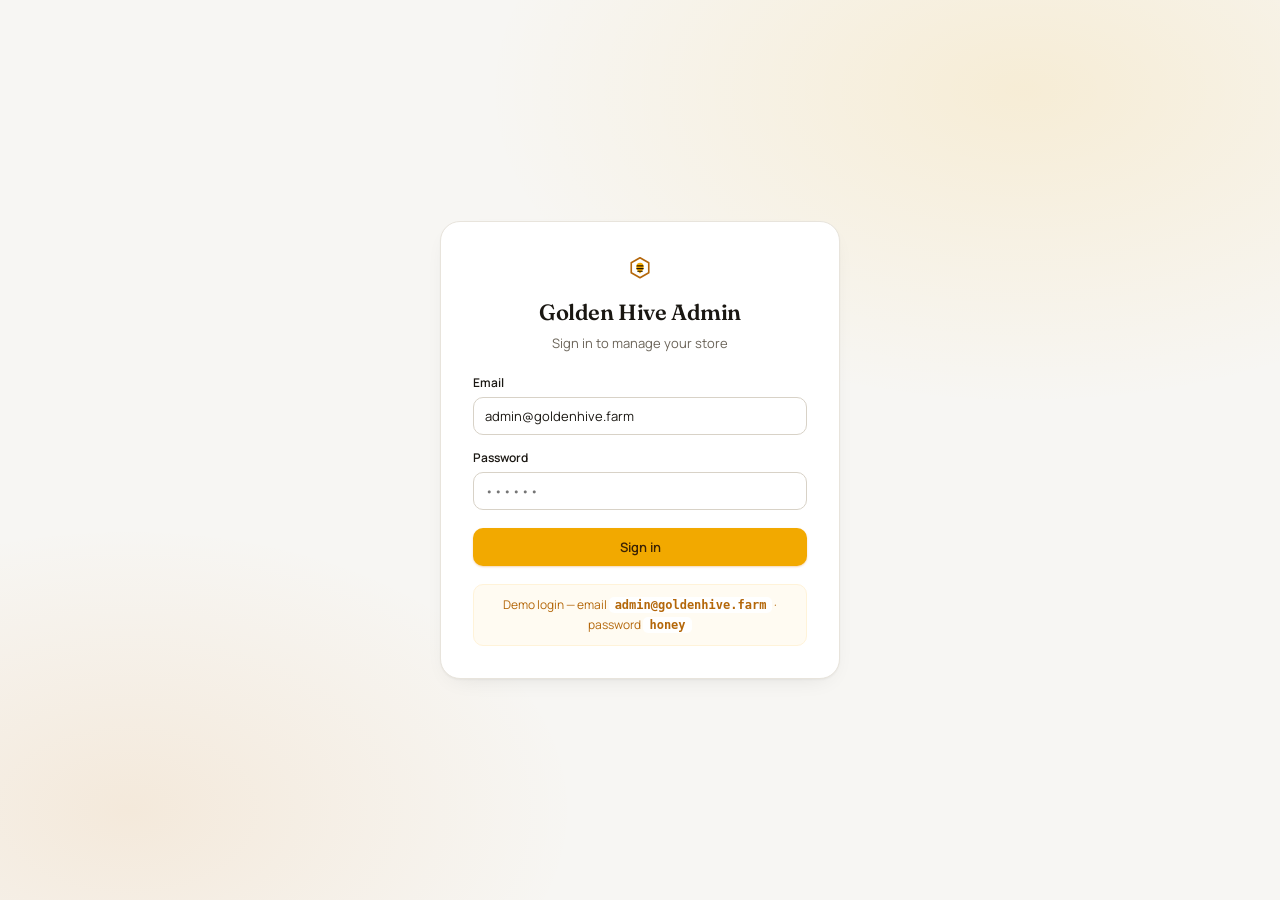
<file: admin-panel/index.html>
<!DOCTYPE html>
<html lang="en">
<head>
  <meta charset="UTF-8">
  <meta name="viewport" content="width=device-width, initial-scale=1.0">
  <meta name="robots" content="noindex, nofollow">
  <title>Golden Hive — Admin</title>
  <link rel="preconnect" href="https://fonts.googleapis.com">
  <link rel="preconnect" href="https://fonts.gstatic.com" crossorigin>
  <link href="https://fonts.googleapis.com/css2?family=Fraunces:opsz,wght@9..144,500;9..144,600;9..144,700&family=Manrope:wght@400;500;600;700;800&display=swap" rel="stylesheet">
  <link rel="stylesheet" href="css/admin.css">
  <link rel="icon" href="data:image/svg+xml,<svg xmlns='http://www.w3.org/2000/svg' viewBox='0 0 100 100'><text y='.9em' font-size='90'>🍯</text></svg>">
</head>
<body>
  <div id="root"></div>
  <div id="toasts"></div>

  <!-- load order matters: store → ui → views → app -->
  <script src="js/store.js"></script>
  <script src="js/ui.js"></script>
  <script src="js/views.js"></script>
  <script src="js/app.js"></script>
</body>
</html>
</file>
<file: admin-panel/css/admin.css>
/* ============================================================================
   Golden Hive Admin — styles (vanilla, no framework)
   ============================================================================ */
:root {
  --honey: #f2a900;
  --honey-dark: #d97706;
  --honey-deep: #b4670a;
  --honey-100: #fff3d9;
  --honey-50: #fffbf2;
  --cocoa: #3b2205;
  --ink: #1a1712;
  --muted: #6b6459;
  --subtle: #9a938a;
  --bg: #f7f6f3;
  --surface: #ffffff;
  --surface-2: #fbfaf8;
  --border: #e8e4dc;
  --border-strong: #d8d2c7;
  --danger: #dc2626;
  --success: #16a34a;
  --warning: #d97706;
  --info: #0284c7;
  --radius: 14px;
  --radius-sm: 10px;
  --shadow: 0 1px 2px rgba(16, 12, 4, 0.04), 0 8px 24px -12px rgba(16, 12, 4, 0.12);
  --shadow-lg: 0 12px 40px -12px rgba(16, 12, 4, 0.22);
  --sans: 'Manrope', -apple-system, 'Segoe UI', sans-serif;
  --display: 'Fraunces', Georgia, serif;
  --sidebar-w: 244px;
}

* { box-sizing: border-box; }
html, body { margin: 0; padding: 0; }
body {
  font-family: var(--sans);
  background: var(--bg);
  color: var(--ink);
  font-size: 14px;
  -webkit-font-smoothing: antialiased;
}
a { color: inherit; text-decoration: none; }
img { max-width: 100%; display: block; }
button { font-family: inherit; cursor: pointer; }
:focus-visible { outline: 2px solid var(--honey); outline-offset: 2px; border-radius: 4px; }

/* scrollbars */
::-webkit-scrollbar { width: 10px; height: 10px; }
::-webkit-scrollbar-thumb { background: var(--border-strong); border-radius: 999px; border: 3px solid transparent; background-clip: content-box; }

.display { font-family: var(--display); font-weight: 600; letter-spacing: -0.02em; }
.hidden { display: none !important; }
.muted { color: var(--muted); }
.subtle { color: var(--subtle); }
.mono { font-family: ui-monospace, 'SF Mono', Menlo, monospace; }
.right { text-align: right; }
.nowrap { white-space: nowrap; }

/* ------------------------------------------------------------- login */
.login-wrap {
  min-height: 100vh;
  display: grid;
  place-items: center;
  padding: 24px;
  background:
    radial-gradient(60% 50% at 80% 10%, rgba(242, 169, 0, 0.12), transparent 70%),
    radial-gradient(50% 45% at 10% 90%, rgba(217, 119, 6, 0.1), transparent 70%),
    var(--bg);
}
.login-card {
  width: 100%;
  max-width: 400px;
  background: var(--surface);
  border: 1px solid var(--border);
  border-radius: 20px;
  box-shadow: var(--shadow);
  padding: 32px;
  animation: pop 0.35s cubic-bezier(0.22, 0.8, 0.3, 1);
}
@keyframes pop { from { opacity: 0; transform: translateY(8px); } }
.login-brand { display: flex; flex-direction: column; align-items: center; text-align: center; gap: 6px; margin-bottom: 22px; }
.login-brand h1 { margin: 8px 0 0; font-size: 22px; }
.login-hint {
  margin-top: 18px; padding: 10px 12px; border-radius: var(--radius-sm);
  background: var(--honey-50); border: 1px solid var(--honey-100);
  font-size: 12px; color: var(--honey-deep); text-align: center; line-height: 1.6;
}
.login-hint code { background: #fff; padding: 1px 6px; border-radius: 5px; font-weight: 700; }

/* -------------------------------------------------------------- shell */
.app { display: flex; min-height: 100vh; }
.sidebar {
  position: fixed; inset: 0 auto 0 0; width: var(--sidebar-w);
  background: var(--surface); border-right: 1px solid var(--border);
  display: flex; flex-direction: column; z-index: 40;
  transition: transform 0.28s cubic-bezier(0.22, 0.8, 0.3, 1);
}
.sidebar-head { height: 60px; display: flex; align-items: center; gap: 10px; padding: 0 18px; border-bottom: 1px solid var(--border); }
.brand-lockup { display: flex; align-items: center; gap: 10px; }
.brand-lockup .name { font-family: var(--display); font-size: 16px; font-weight: 600; line-height: 1; }
.brand-lockup .sub { font-size: 9px; font-weight: 700; letter-spacing: 0.22em; text-transform: uppercase; color: var(--honey-deep); margin-top: 3px; }
.nav { flex: 1; overflow-y: auto; padding: 14px 12px; }
.nav-group { margin-bottom: 18px; }
.nav-group-label { font-size: 10px; font-weight: 700; letter-spacing: 0.14em; text-transform: uppercase; color: var(--subtle); padding: 0 10px 6px; }
.nav-link {
  display: flex; align-items: center; gap: 10px; padding: 9px 10px; border-radius: var(--radius-sm);
  font-size: 13px; font-weight: 500; color: var(--muted); position: relative; margin-bottom: 2px;
  transition: background 0.15s, color 0.15s;
}
.nav-link:hover { background: var(--surface-2); color: var(--ink); }
.nav-link.active { background: var(--honey-100); color: var(--cocoa); font-weight: 600; }
.nav-link.active::before { content: ''; position: absolute; left: 0; top: 7px; bottom: 7px; width: 3px; border-radius: 0 3px 3px 0; background: var(--honey); }
.nav-link svg { width: 17px; height: 17px; flex: none; }
.nav-link .count { margin-left: auto; font-size: 11px; font-weight: 700; background: var(--surface-2); border: 1px solid var(--border); padding: 0 6px; border-radius: 999px; color: var(--muted); }
.sidebar-foot { padding: 12px; border-top: 1px solid var(--border); }
.view-site { display: flex; align-items: center; gap: 8px; padding: 9px 10px; border-radius: var(--radius-sm); font-size: 12px; font-weight: 600; color: var(--muted); background: var(--surface-2); }
.view-site .dot { width: 7px; height: 7px; border-radius: 50%; background: var(--success); }

.main { flex: 1; min-width: 0; margin-left: var(--sidebar-w); display: flex; flex-direction: column; }
.topbar {
  position: sticky; top: 0; z-index: 30; height: 60px;
  display: flex; align-items: center; gap: 12px; padding: 0 22px;
  background: rgba(255, 255, 255, 0.82); backdrop-filter: blur(12px);
  border-bottom: 1px solid var(--border);
}
.topbar h2 { margin: 0; font-size: 16px; font-weight: 700; flex: 1; }
.burger { display: none; width: 38px; height: 38px; border: 1px solid var(--border); border-radius: var(--radius-sm); background: var(--surface); align-items: center; justify-content: center; }
.avatar { width: 32px; height: 32px; border-radius: 50%; background: var(--honey); color: var(--cocoa); display: grid; place-items: center; font-weight: 800; font-size: 12px; }
.content { padding: 22px; max-width: 1320px; width: 100%; margin: 0 auto; }

/* backdrop for mobile sidebar */
.backdrop { display: none; position: fixed; inset: 0; background: rgba(0, 0, 0, 0.3); z-index: 35; }

/* -------------------------------------------------------------- cards */
.panel { background: var(--surface); border: 1px solid var(--border); border-radius: var(--radius); box-shadow: var(--shadow); }
.page-head { display: flex; flex-wrap: wrap; align-items: flex-end; justify-content: space-between; gap: 12px; margin-bottom: 18px; }
.page-head h1 { font-family: var(--display); font-size: 22px; margin: 0; }
.page-head p { margin: 2px 0 0; color: var(--muted); font-size: 13px; }

.grid { display: grid; gap: 16px; }
.stat-grid { grid-template-columns: repeat(4, 1fr); }
.stat { padding: 18px; }
.stat .label { font-size: 11px; font-weight: 700; text-transform: uppercase; letter-spacing: 0.04em; color: var(--subtle); }
.stat .value { font-family: var(--display); font-size: 26px; margin-top: 8px; }
.stat .delta { display: inline-flex; align-items: center; gap: 3px; margin-top: 8px; font-size: 11px; font-weight: 700; padding: 2px 7px; border-radius: 999px; }
.stat .delta.up { background: #ecfdf3; color: var(--success); }
.stat .delta.down { background: #fef2f2; color: var(--danger); }
.stat .ico { float: right; width: 36px; height: 36px; border-radius: var(--radius-sm); display: grid; place-items: center; background: var(--honey-50); color: var(--honey-deep); }
.stat .ico.gold { background: var(--honey); color: var(--cocoa); }

.section-title { display: flex; align-items: center; justify-content: space-between; padding: 16px 18px; border-bottom: 1px solid var(--border); }
.section-title h3 { margin: 0; font-size: 14px; font-weight: 700; }

/* -------------------------------------------------------------- table */
.toolbar { display: flex; flex-wrap: wrap; gap: 10px; margin-bottom: 14px; }
.search { position: relative; flex: 1; min-width: 200px; }
.search svg { position: absolute; left: 11px; top: 50%; transform: translateY(-50%); width: 16px; height: 16px; color: var(--subtle); }
.search input { padding-left: 34px; }

table { width: 100%; border-collapse: collapse; }
thead th { text-align: left; font-size: 11px; text-transform: uppercase; letter-spacing: 0.03em; color: var(--subtle); font-weight: 700; padding: 10px 14px; border-bottom: 1px solid var(--border); }
tbody td { padding: 11px 14px; border-bottom: 1px solid var(--border); font-size: 13px; vertical-align: middle; }
tbody tr:last-child td { border-bottom: 0; }
tbody tr { transition: background 0.12s; }
tbody tr:hover { background: var(--surface-2); }
th.right, td.right { text-align: right; }
.cell-main { display: flex; align-items: center; gap: 10px; }
.cell-main img { width: 38px; height: 38px; border-radius: 9px; object-fit: cover; border: 1px solid var(--border); flex: none; }
.cell-title { font-weight: 600; }
.cell-sub { font-size: 11px; color: var(--subtle); }
.link { color: var(--honey-deep); font-weight: 600; }
.link:hover { text-decoration: underline; }

/* -------------------------------------------------------------- badges */
.badge { display: inline-flex; align-items: center; gap: 4px; font-size: 11px; font-weight: 700; text-transform: capitalize; padding: 2px 9px; border-radius: 999px; border: 1px solid transparent; }
.badge.gray { background: var(--surface-2); color: var(--muted); border-color: var(--border); }
.badge.green { background: #ecfdf3; color: #067647; border-color: #abefc6; }
.badge.amber { background: #fffaeb; color: #b54708; border-color: #fedf89; }
.badge.red { background: #fef3f2; color: #b42318; border-color: #fecdca; }
.badge.blue { background: #eff8ff; color: #175cd3; border-color: #b2ddff; }
.badge.honey { background: var(--honey-100); color: var(--honey-deep); border-color: #fce5b4; }

/* -------------------------------------------------------------- forms */
.field { margin-bottom: 14px; }
.field label { display: block; font-size: 12px; font-weight: 600; margin-bottom: 6px; }
.field .hint { font-size: 11px; color: var(--subtle); margin-top: 5px; }
input, textarea, select {
  width: 100%; font-family: inherit; font-size: 13px; color: var(--ink);
  padding: 9px 11px; border: 1px solid var(--border-strong); border-radius: var(--radius-sm);
  background: var(--surface); transition: border-color 0.15s, box-shadow 0.15s;
}
input:focus, textarea:focus, select:focus { outline: none; border-color: var(--honey); box-shadow: 0 0 0 3px rgba(242, 169, 0, 0.18); }
textarea { min-height: 84px; resize: vertical; line-height: 1.6; }
select { cursor: pointer; }
.row2 { display: grid; grid-template-columns: 1fr 1fr; gap: 12px; }
.row3 { display: grid; grid-template-columns: 1fr 1fr 1fr; gap: 12px; }
.input-money { position: relative; }
.input-money span { position: absolute; left: 11px; top: 50%; transform: translateY(-50%); color: var(--subtle); }
.input-money input { padding-left: 24px; }

/* toggle */
.toggle { display: inline-flex; align-items: center; }
.toggle input { display: none; }
.toggle .track { width: 38px; height: 22px; border-radius: 999px; background: var(--border-strong); position: relative; transition: background 0.2s; flex: none; }
.toggle .track::after { content: ''; position: absolute; top: 2px; left: 2px; width: 18px; height: 18px; border-radius: 50%; background: #fff; box-shadow: 0 1px 2px rgba(0,0,0,0.2); transition: transform 0.2s; }
.toggle input:checked + .track { background: var(--honey); }
.toggle input:checked + .track::after { transform: translateX(16px); }
.toggle-row { display: flex; align-items: center; justify-content: space-between; gap: 12px; padding: 11px 12px; border: 1px solid var(--border); border-radius: var(--radius-sm); }
.toggle-row .t-label { font-size: 13px; font-weight: 600; }
.toggle-row .t-hint { font-size: 11px; color: var(--subtle); }

/* -------------------------------------------------------------- buttons */
.btn { display: inline-flex; align-items: center; justify-content: center; gap: 7px; font-size: 13px; font-weight: 600; padding: 9px 15px; border-radius: var(--radius-sm); border: 1px solid transparent; transition: all 0.15s; white-space: nowrap; }
.btn svg { width: 16px; height: 16px; }
.btn:active { transform: scale(0.98); }
.btn-primary { background: var(--honey); color: var(--cocoa); box-shadow: 0 1px 2px rgba(217,119,6,0.3); }
.btn-primary:hover { background: #ffc533; }
.btn-secondary { background: var(--surface); border-color: var(--border-strong); color: var(--ink); }
.btn-secondary:hover { background: var(--surface-2); }
.btn-ghost { background: transparent; color: var(--muted); }
.btn-ghost:hover { background: var(--surface-2); color: var(--ink); }
.btn-danger { background: var(--danger); color: #fff; }
.btn-danger:hover { filter: brightness(1.08); }
.btn-sm { padding: 6px 11px; font-size: 12px; }
.btn-block { width: 100%; }
.btn-icon { padding: 7px; }

.icon-btn { width: 32px; height: 32px; display: grid; place-items: center; border-radius: 8px; border: 1px solid transparent; background: transparent; color: var(--muted); }
.icon-btn:hover { background: var(--surface-2); color: var(--ink); }

/* -------------------------------------------------------------- modal */
.modal-backdrop { position: fixed; inset: 0; background: rgba(20,14,4,0.4); backdrop-filter: blur(2px); z-index: 60; display: grid; place-items: center; padding: 20px; animation: fade 0.2s; }
@keyframes fade { from { opacity: 0; } }
.modal { background: var(--surface); border-radius: 18px; box-shadow: var(--shadow-lg); width: 100%; max-width: 560px; max-height: 90vh; display: flex; flex-direction: column; animation: pop 0.25s cubic-bezier(0.22,0.8,0.3,1); }
.modal.wide { max-width: 760px; }
.modal-head { display: flex; align-items: flex-start; gap: 10px; padding: 18px 20px; border-bottom: 1px solid var(--border); }
.modal-head h3 { margin: 0; font-size: 16px; font-weight: 700; flex: 1; }
.modal-head p { margin: 2px 0 0; font-size: 12px; color: var(--subtle); }
.modal-body { padding: 20px; overflow-y: auto; }
.modal-foot { display: flex; justify-content: flex-end; gap: 8px; padding: 14px 20px; border-top: 1px solid var(--border); background: var(--surface-2); border-radius: 0 0 18px 18px; }

/* drawer variant (slides from right) */
.drawer { margin-left: auto; height: 100vh; max-height: 100vh; border-radius: 0; width: 100%; max-width: 460px; animation: slideIn 0.28s cubic-bezier(0.22,0.8,0.3,1); }
.modal-backdrop.drawer-wrap { place-items: stretch; padding: 0; }
@keyframes slideIn { from { transform: translateX(100%); } }

/* -------------------------------------------------------------- toast */
#toasts { position: fixed; bottom: 20px; right: 20px; z-index: 80; display: flex; flex-direction: column; gap: 8px; }
.toast { display: flex; align-items: center; gap: 8px; background: var(--ink); color: #fff; padding: 11px 15px; border-radius: 10px; font-size: 13px; font-weight: 500; box-shadow: var(--shadow-lg); animation: pop 0.25s; max-width: 320px; }
.toast.ok { background: #05603a; }
.toast.err { background: #912018; }
.toast svg { width: 16px; height: 16px; flex: none; }

/* -------------------------------------------------------------- misc */
.empty { text-align: center; padding: 48px 20px; color: var(--subtle); }
.empty svg { width: 40px; height: 40px; margin-bottom: 10px; opacity: 0.6; }
.empty .t { font-weight: 600; color: var(--muted); }
.chart { width: 100%; height: 220px; }
.two-col { display: grid; grid-template-columns: 2fr 1fr; gap: 16px; }
.list-row { display: flex; align-items: center; gap: 12px; padding: 11px 0; border-bottom: 1px solid var(--border); }
.list-row:last-child { border-bottom: 0; }
.rank { width: 24px; height: 24px; border-radius: 7px; background: var(--surface-2); display: grid; place-items: center; font-size: 11px; font-weight: 700; color: var(--muted); flex: none; }
.media-grid { display: grid; grid-template-columns: repeat(auto-fill, minmax(150px, 1fr)); gap: 12px; }
.media-item { border: 1px solid var(--border); border-radius: var(--radius-sm); overflow: hidden; background: var(--surface); }
.media-item img { aspect-ratio: 1; object-fit: cover; width: 100%; }
.media-item .meta { padding: 8px 10px; display: flex; align-items: center; justify-content: space-between; gap: 6px; }
.media-item .meta .n { font-size: 11px; font-weight: 600; overflow: hidden; text-overflow: ellipsis; white-space: nowrap; }
.thumb-pick { display: flex; gap: 12px; align-items: flex-start; }
.thumb-pick .preview { width: 76px; height: 76px; border-radius: var(--radius-sm); object-fit: cover; border: 1px solid var(--border-strong); background: var(--surface-2); flex: none; }
.stars { color: var(--honey); letter-spacing: 2px; font-size: 13px; }
.pill-tabs { display: inline-flex; gap: 4px; padding: 4px; background: var(--surface-2); border-radius: var(--radius-sm); margin-bottom: 16px; }
.pill-tabs button { border: 0; background: transparent; padding: 7px 14px; border-radius: 8px; font-size: 13px; font-weight: 600; color: var(--muted); }
.pill-tabs button.active { background: var(--surface); color: var(--ink); box-shadow: var(--shadow); }

/* -------------------------------------------------------------- responsive */
@media (max-width: 1000px) { .stat-grid { grid-template-columns: repeat(2, 1fr); } .two-col { grid-template-columns: 1fr; } }
@media (max-width: 820px) {
  .sidebar { transform: translateX(-100%); }
  .sidebar.open { transform: translateX(0); box-shadow: var(--shadow-lg); }
  .main { margin-left: 0; }
  .burger { display: flex; }
  .backdrop.show { display: block; }
  .row2, .row3 { grid-template-columns: 1fr; }
}
@media (max-width: 520px) { .stat-grid { grid-template-columns: 1fr; } .content { padding: 16px; } .hide-sm { display: none; } }
</file>
